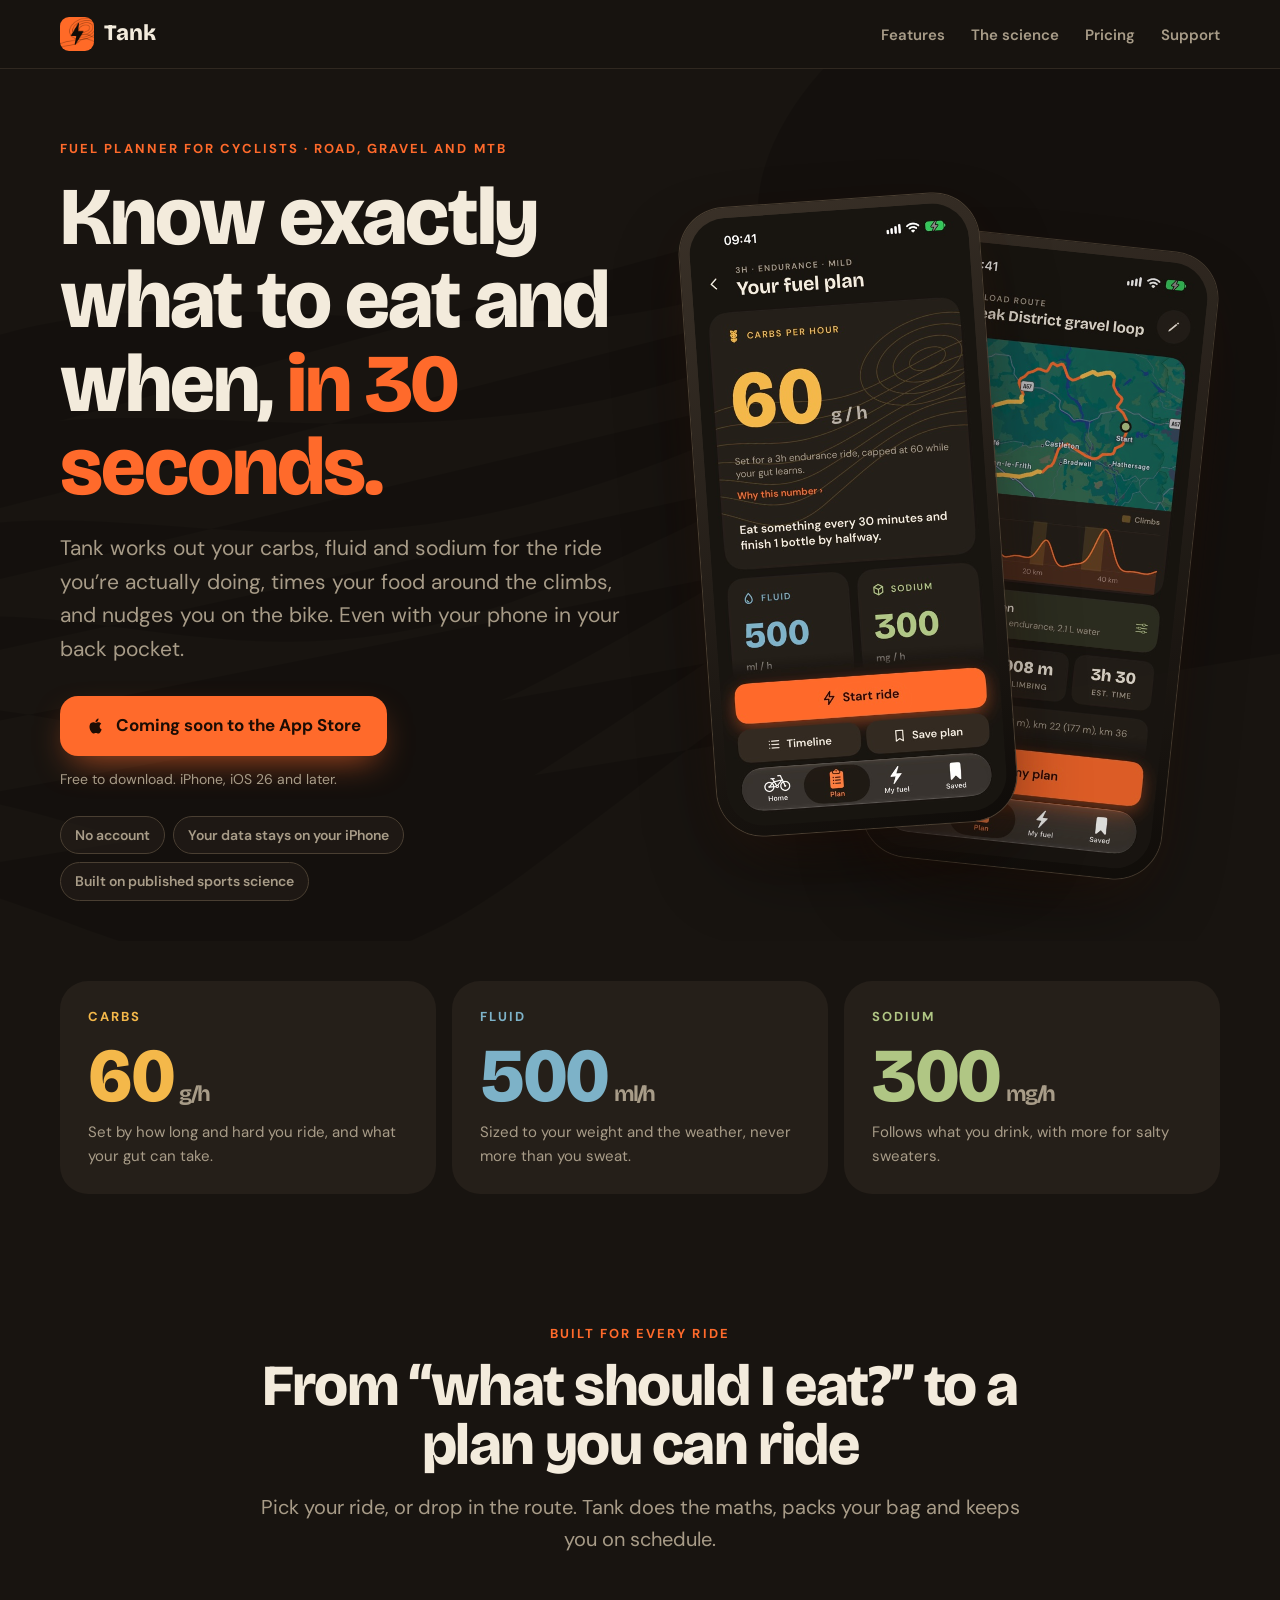
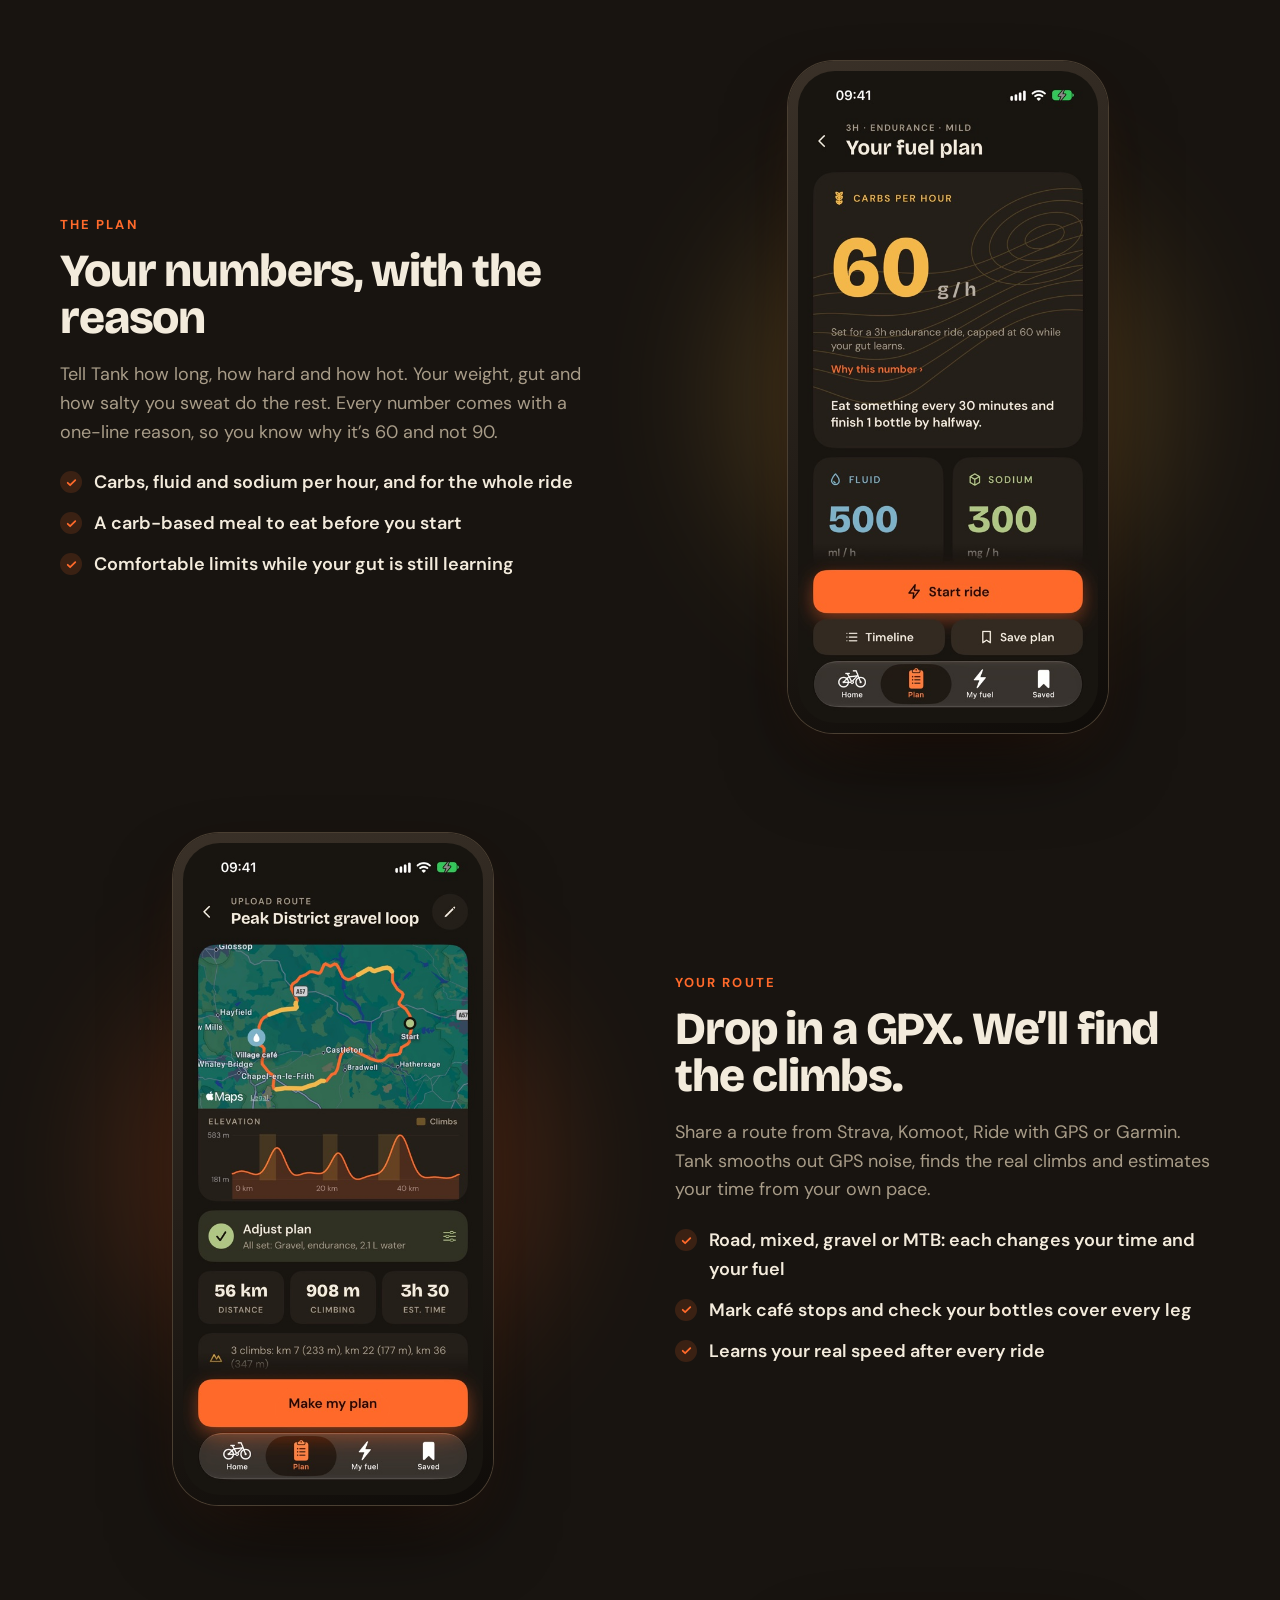
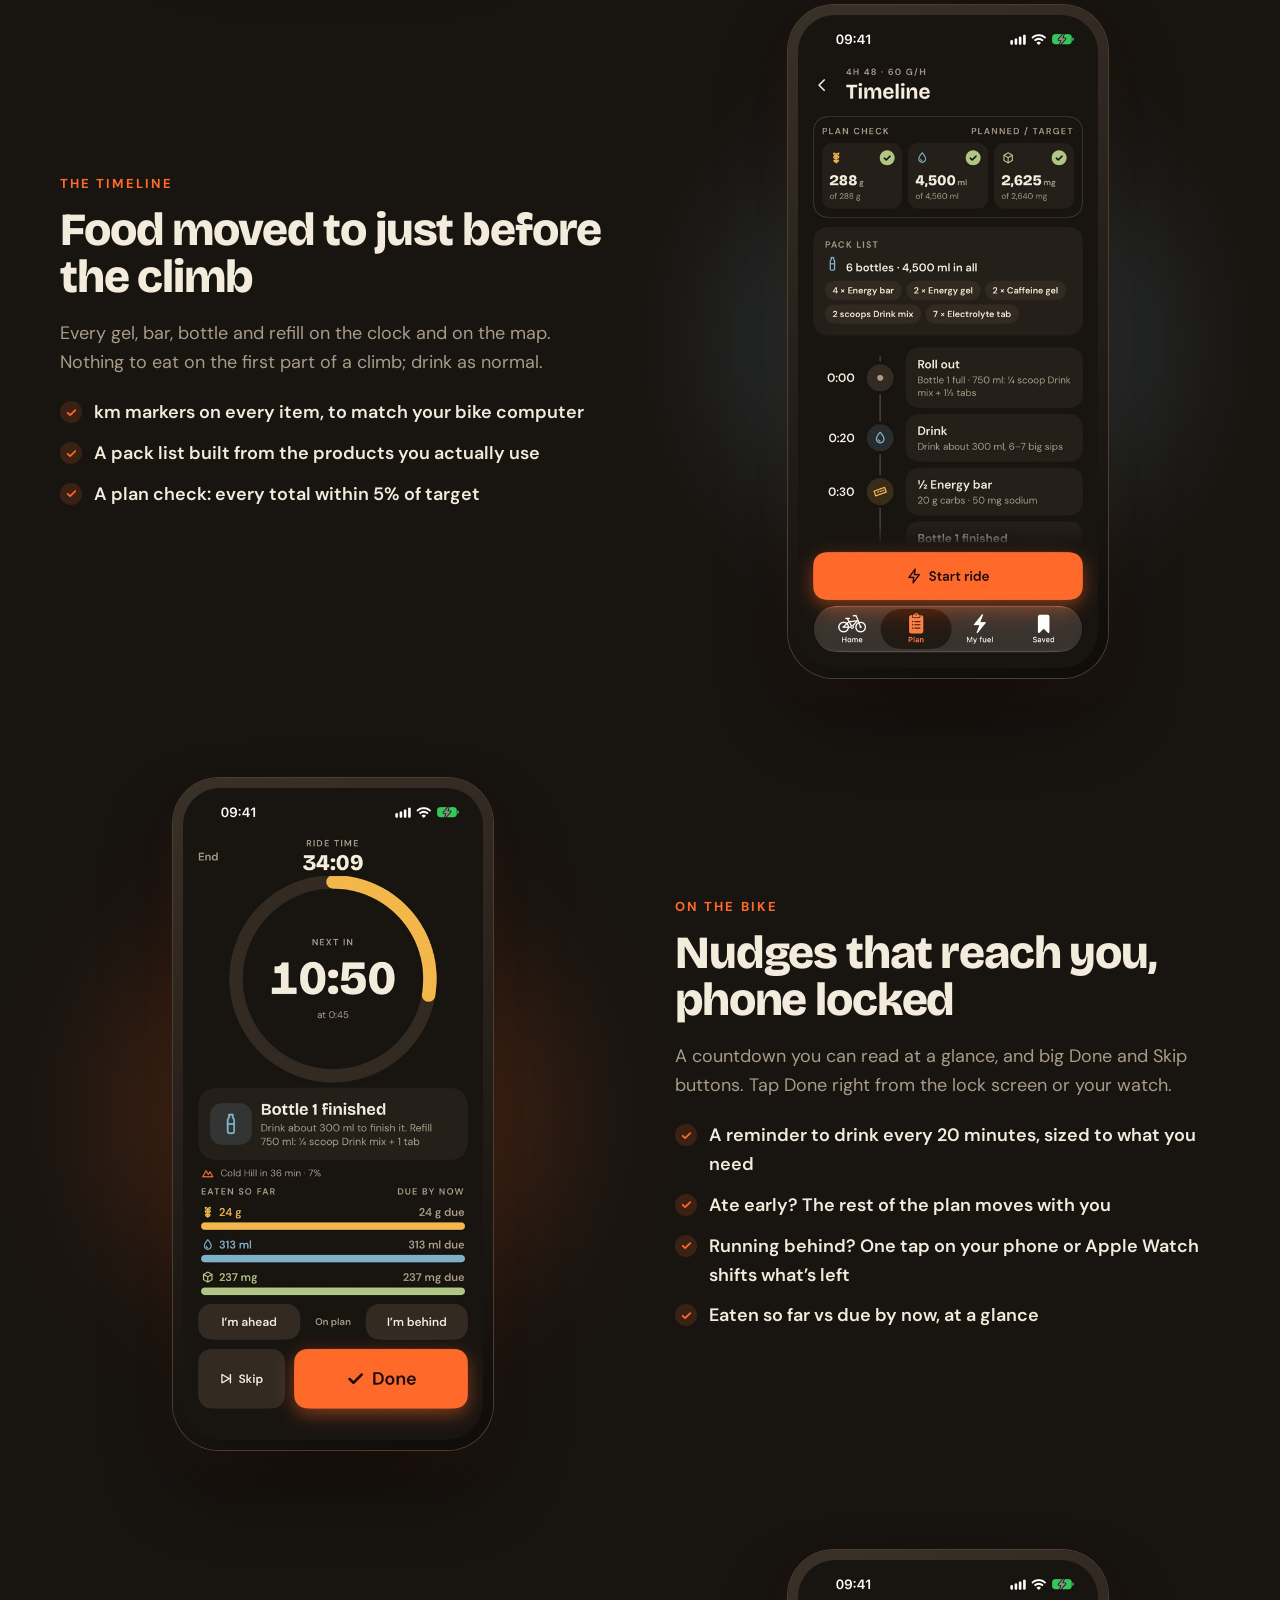
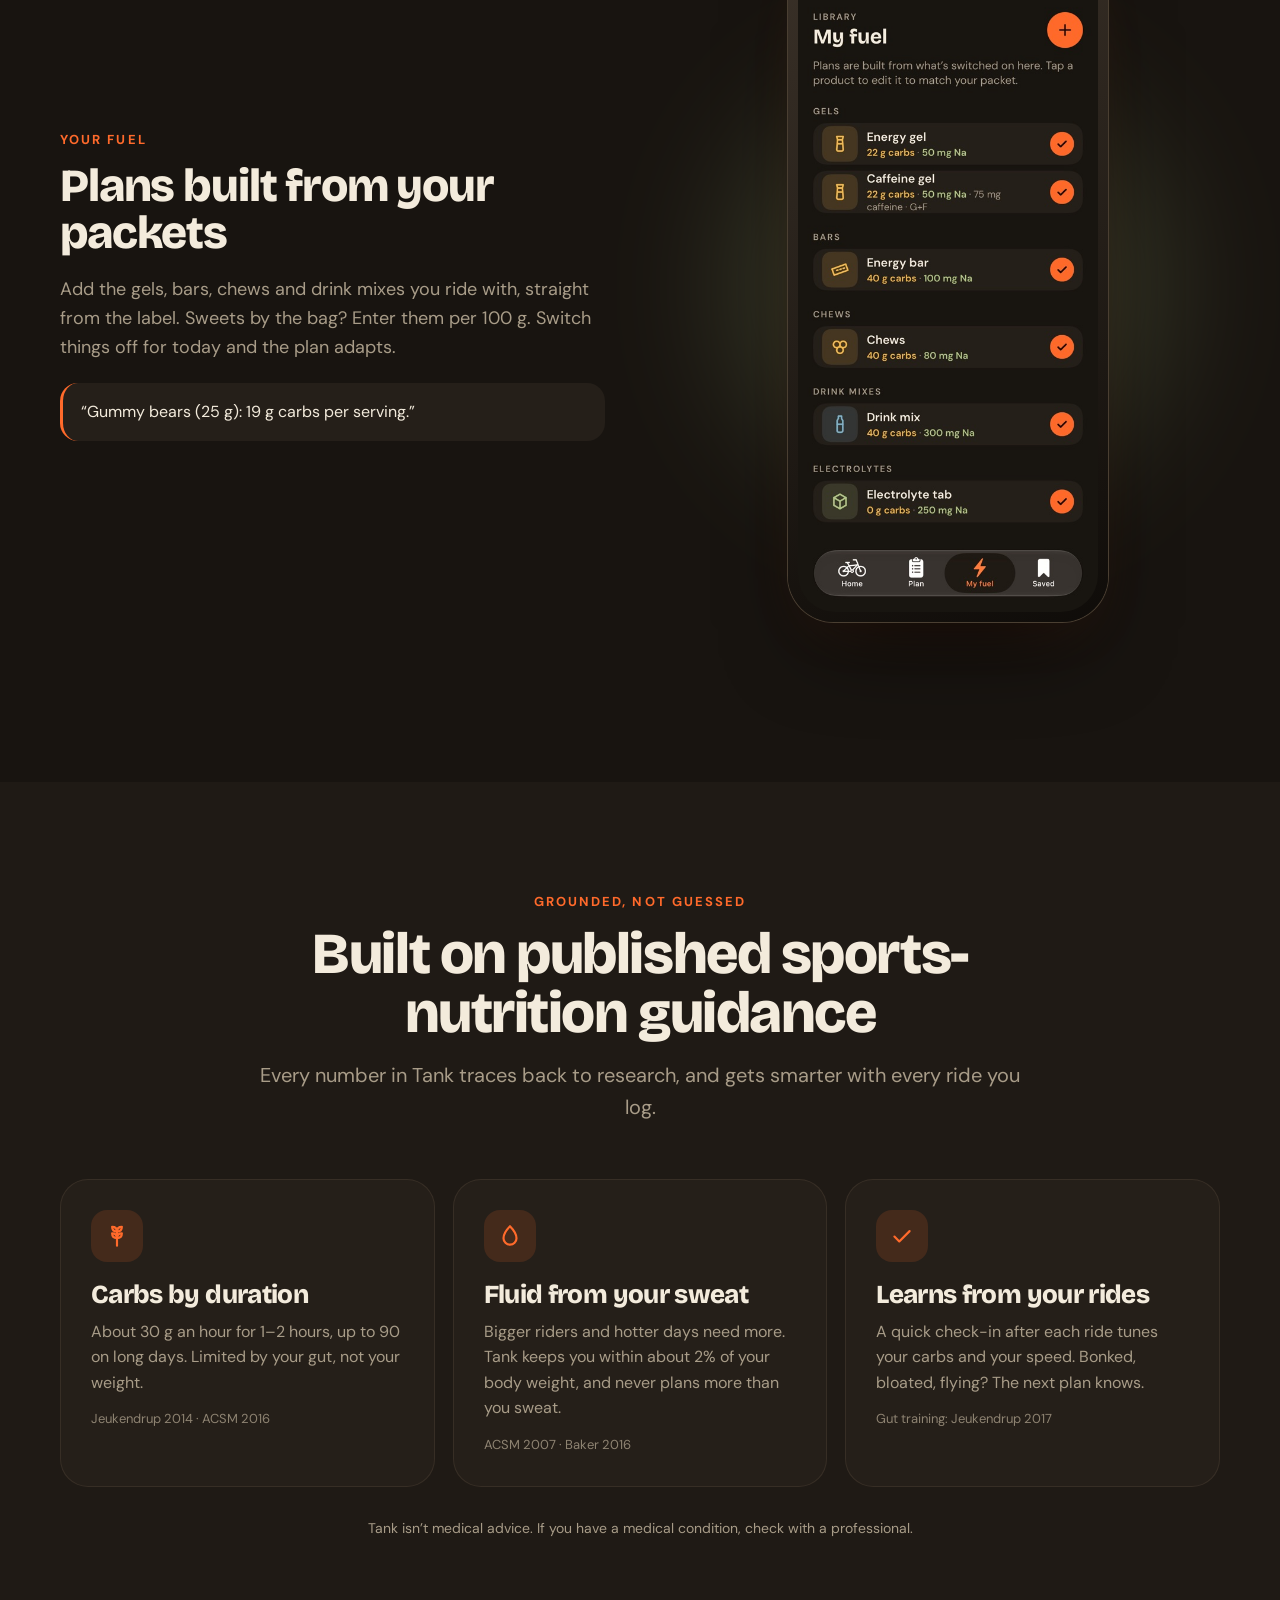
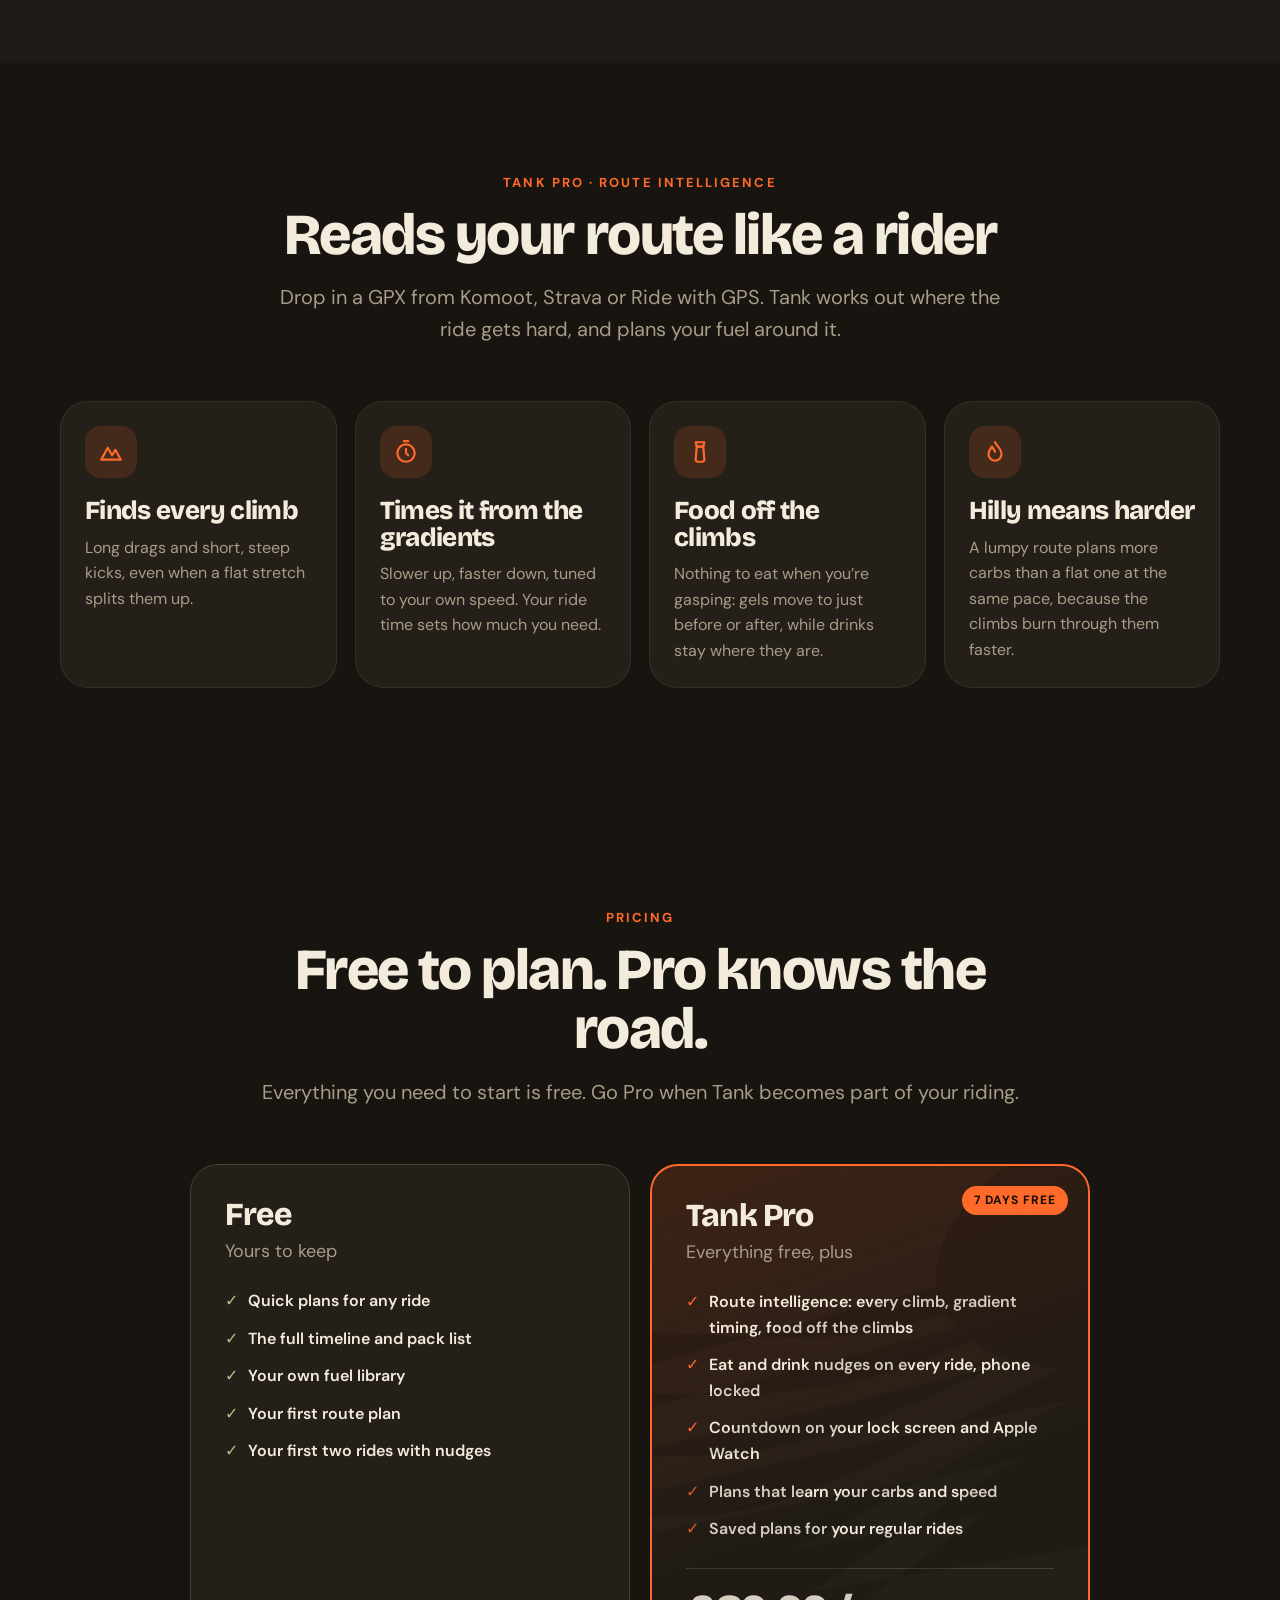
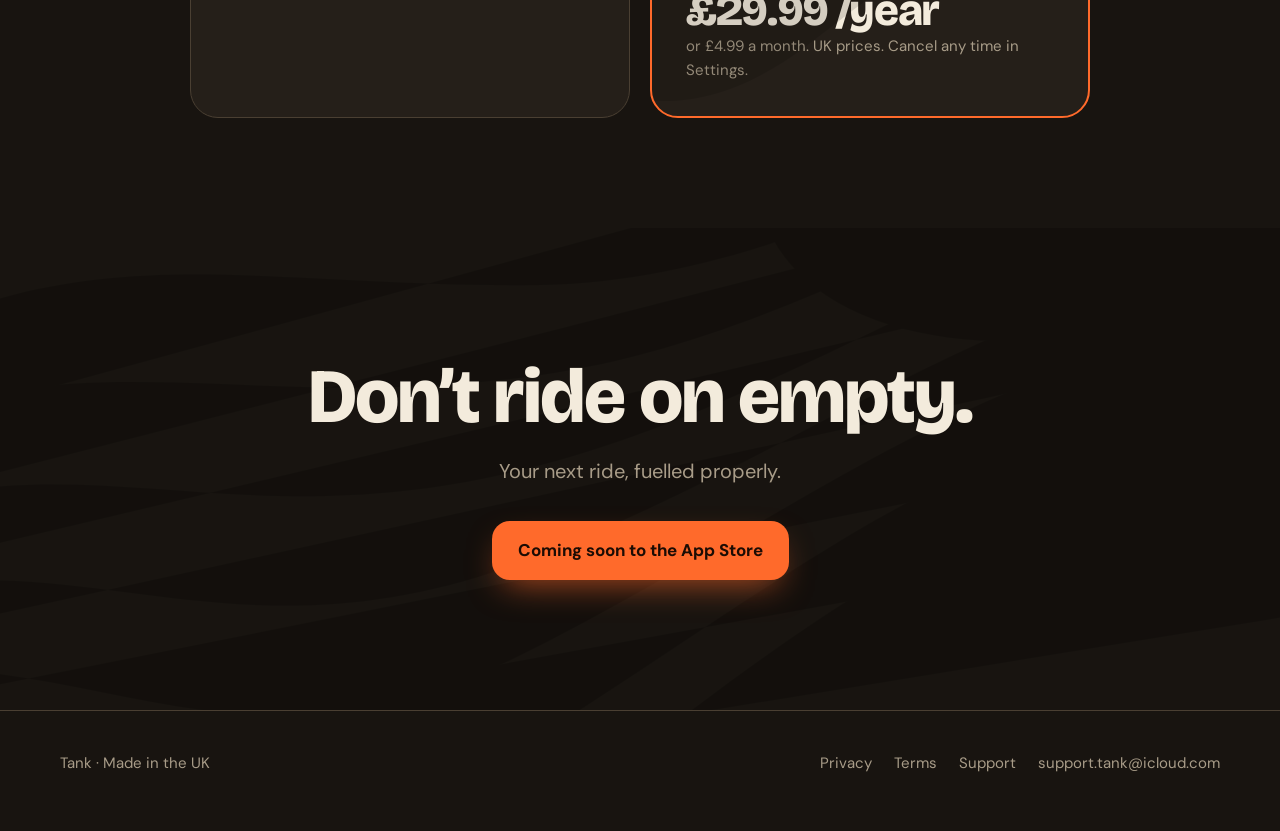
<file: index.html>
<!doctype html>
<html lang="en-GB">
<head>
  <meta charset="utf-8">
  <meta name="viewport" content="width=device-width, initial-scale=1">
  <title>Tank: know exactly what to eat on the bike</title>
  <meta name="description" content="Tank plans your carbs, fluid and sodium for every ride, times your food around the climbs, and nudges you on the bike. For cyclists on road, gravel and MTB.">
  <link rel="icon" href="img/favicon.png">
  <link rel="apple-touch-icon" href="img/icon.png">
  <link rel="preconnect" href="https://fonts.googleapis.com">
  <link rel="preconnect" href="https://fonts.gstatic.com" crossorigin>
  <link href="https://fonts.googleapis.com/css2?family=Bricolage+Grotesque:opsz,wght@12..96,600..800&family=DM+Sans:opsz,wght@9..40,400..700&display=swap" rel="stylesheet">
  <link rel="stylesheet" href="styles.css?v=3">
</head>
<body>

<svg width="0" height="0" style="position:absolute" aria-hidden="true">
  <defs>
    <symbol id="topo" viewBox="0 0 390 300" preserveAspectRatio="xMidYMid slice">
      <path d="M-20 240 C 60 200, 90 290, 170 230 S 300 120, 410 170"/>
      <path d="M-20 226 C 60 182, 90 260, 170 210 S 300 108, 410 148"/>
      <path d="M-20 212 C 60 164, 90 230, 170 190 S 300 96, 410 126"/>
      <path d="M-20 198 C 60 146, 90 200, 170 170 S 300 84, 410 104"/>
      <path d="M-20 184 C 60 128, 90 170, 170 150 S 300 72, 410 82"/>
      <path d="M-20 170 C 60 110, 90 140, 170 130 S 300 60, 410 60"/>
      <path d="M-20 156 C 60 92, 90 110, 170 110 S 300 48, 410 38"/>
      <ellipse cx="300" cy="70" rx="22" ry="12" transform="rotate(-18 300 70)"/>
      <ellipse cx="300" cy="70" rx="42" ry="24" transform="rotate(-18 300 70)"/>
      <ellipse cx="300" cy="70" rx="62" ry="36" transform="rotate(-18 300 70)"/>
      <ellipse cx="300" cy="70" rx="82" ry="48" transform="rotate(-18 300 70)"/>
    </symbol>
  </defs>
</svg>

<header class="nav">
  <div class="wrap">
    <a class="brand" href="index.html"><img src="img/icon.png" alt="">Tank</a>
    <ul>
      <li class="hide-sm"><a href="#features">Features</a></li>
      <li class="hide-sm"><a href="#science">The science</a></li>
      <li><a href="#pricing">Pricing</a></li>
      <li><a href="support.html">Support</a></li>
    </ul>
  </div>
</header>

<main>
  <section class="hero">
    <div class="topo"><svg><use href="#topo"/></svg></div>
    <div class="wrap">
      <div class="reveal">
        <div class="eyebrow">Fuel planner for cyclists · road, gravel and MTB</div>
        <h1>Know exactly what to eat and when, <em>in 30 seconds.</em></h1>
        <p class="lede">Tank works out your carbs, fluid and sodium for the ride you’re actually doing, times your food around the climbs, and nudges you on the bike. Even with your phone in your back pocket.</p>
        <a class="btn" href="#pricing">
          <svg viewBox="0 0 24 24" fill="currentColor" aria-hidden="true"><path d="M16.37 12.6c-.02-2.27 1.86-3.36 1.94-3.41-1.06-1.55-2.71-1.76-3.29-1.78-1.4-.14-2.73.82-3.44.82-.71 0-1.8-.8-2.96-.78-1.52.02-2.93.89-3.71 2.25-1.59 2.75-.41 6.81 1.13 9.04.76 1.09 1.66 2.31 2.84 2.27 1.14-.05 1.57-.74 2.95-.74 1.38 0 1.76.74 2.96.71 1.23-.02 2-1.11 2.74-2.21.87-1.26 1.22-2.49 1.24-2.55-.03-.01-2.37-.91-2.4-3.62zM14.12 5.94c.63-.76 1.05-1.82.93-2.88-.9.04-2 .6-2.65 1.36-.58.67-1.09 1.75-.95 2.79 1.01.08 2.04-.51 2.67-1.27z"/></svg>
          Coming soon to the App Store
        </a>
        <p class="small">Free to download. iPhone, iOS 26 and later.</p>
        <div class="chips">
          <span class="chip">No account</span>
          <span class="chip">Your data stays on your iPhone</span>
          <span class="chip">Built on published sports science</span>
        </div>
      </div>
      <div class="phones reveal">
        <div class="phone back"><img src="img/route.jpg" alt="Tank’s route screen: a 56 km gravel loop in the Peak District with three climbs, 908 m of climbing, 3h 30 estimated"></div>
        <div class="phone front"><img src="img/plan.jpg" alt="Tank’s fuel plan: 60 g carbs per hour, 500 ml fluid, 300 mg sodium"></div>
      </div>
    </div>
  </section>

  <div class="wrap macros reveal">
    <div class="macro"><div class="label c-carbs">Carbs</div><div class="num c-carbs">60<span class="unit">g/h</span></div><p>Set by how long and hard you ride, and what your gut can take.</p></div>
    <div class="macro"><div class="label c-fluid">Fluid</div><div class="num c-fluid">500<span class="unit">ml/h</span></div><p>Sized to your weight and the weather, never more than you sweat.</p></div>
    <div class="macro"><div class="label c-sodium">Sodium</div><div class="num c-sodium">300<span class="unit">mg/h</span></div><p>Follows what you drink, with more for salty sweaters.</p></div>
  </div>

  <section class="band" id="features">
    <div class="wrap">
      <div class="section-head reveal">
        <div class="eyebrow">Built for every ride</div>
        <h2>From “what should I eat?” to a plan you can ride</h2>
        <p>Pick your ride, or drop in the route. Tank does the maths, packs your bag and keeps you on schedule.</p>
      </div>

      <div class="feature reveal">
        <div class="text">
          <div class="eyebrow">The plan</div>
          <h3>Your numbers, with the reason</h3>
          <p>Tell Tank how long, how hard and how hot. Your weight, gut and how salty you sweat do the rest. Every number comes with a one-line reason, so you know why it’s 60 and not 90.</p>
          <ul>
            <li>Carbs, fluid and sodium per hour, and for the whole ride</li>
            <li>A carb-based meal to eat before you start</li>
            <li>Comfortable limits while your gut is still learning</li>
          </ul>
        </div>
        <div class="shot"><div class="glow" style="background:var(--carbs)"></div><div class="phone"><img src="img/plan.jpg" alt="Plan screen" loading="lazy"></div></div>
      </div>

      <div class="feature flip reveal">
        <div class="text">
          <div class="eyebrow">Your route</div>
          <h3>Drop in a GPX. We’ll find the climbs.</h3>
          <p>Share a route from Strava, Komoot, Ride with GPS or Garmin. Tank smooths out GPS noise, finds the real climbs and estimates your time from your own pace.</p>
          <ul>
            <li>Road, mixed, gravel or MTB: each changes your time and your fuel</li>
            <li>Mark café stops and check your bottles cover every leg</li>
            <li>Learns your real speed after every ride</li>
          </ul>
        </div>
        <div class="shot"><div class="glow" style="background:var(--accent)"></div><div class="phone"><img src="img/route.jpg" alt="Route screen with map and elevation" loading="lazy"></div></div>
      </div>

      <div class="feature reveal">
        <div class="text">
          <div class="eyebrow">The timeline</div>
          <h3>Food moved to just before the climb</h3>
          <p>Every gel, bar, bottle and refill on the clock and on the map. Nothing to eat on the first part of a climb; drink as normal.</p>
          <ul>
            <li>km markers on every item, to match your bike computer</li>
            <li>A pack list built from the products you actually use</li>
            <li>A plan check: every total within 5% of target</li>
          </ul>
        </div>
        <div class="shot"><div class="glow" style="background:var(--fluid)"></div><div class="phone"><img src="img/timeline.jpg" alt="Timeline with the plan check, pack list and timed food and drink" loading="lazy"></div></div>
      </div>

      <div class="feature flip reveal">
        <div class="text">
          <div class="eyebrow">On the bike</div>
          <h3>Nudges that reach you, phone locked</h3>
          <p>A countdown you can read at a glance, and big Done and Skip buttons. Tap Done right from the lock screen or your watch.</p>
          <ul>
            <li>A reminder to drink every 20 minutes, sized to what you need</li>
            <li>Ate early? The rest of the plan moves with you</li>
            <li>Running behind? One tap on your phone or Apple Watch shifts what’s left</li>
            <li>Eaten so far vs due by now, at a glance</li>
          </ul>
        </div>
        <div class="shot"><div class="glow" style="background:var(--accent)"></div><div class="phone"><img src="img/inride.jpg" alt="In-ride countdown, eaten against due, and big Done and Skip buttons" loading="lazy"></div></div>
      </div>

      <div class="feature reveal">
        <div class="text">
          <div class="eyebrow">Your fuel</div>
          <h3>Plans built from your packets</h3>
          <p>Add the gels, bars, chews and drink mixes you ride with, straight from the label. Sweets by the bag? Enter them per 100 g. Switch things off for today and the plan adapts.</p>
          <div class="quote">“Gummy bears (25 g): 19 g carbs per serving.”</div>
        </div>
        <div class="shot"><div class="glow" style="background:var(--sodium)"></div><div class="phone"><img src="img/fuel.jpg" alt="My fuel product library" loading="lazy"></div></div>
      </div>
    </div>
  </section>

  <section class="band alt" id="science">
    <div class="wrap">
      <div class="section-head reveal">
        <div class="eyebrow">Grounded, not guessed</div>
        <h2>Built on published sports-nutrition guidance</h2>
        <p>Every number in Tank traces back to research, and gets smarter with every ride you log.</p>
      </div>
      <div class="cards">
        <div class="card reveal">
          <div class="icon"><svg viewBox="0 0 24 24" fill="none" stroke="currentColor" stroke-width="2" stroke-linecap="round" stroke-linejoin="round"><path d="M12 21V8"/><path d="M12 8c-3 0-4.5-2-4.5-4.5C10 3.5 12 5 12 8Z"/><path d="M12 8c3 0 4.5-2 4.5-4.5C14 3.5 12 5 12 8Z"/><path d="M12 14c-3 0-4.5-2-4.5-4.5C10 9.5 12 11 12 14Z"/><path d="M12 14c3 0 4.5-2 4.5-4.5C14 9.5 12 11 12 14Z"/></svg></div>
          <h3>Carbs by duration</h3>
          <p>About 30 g an hour for 1–2 hours, up to 90 on long days. Limited by your gut, not your weight.</p>
          <div class="src">Jeukendrup 2014 · ACSM 2016</div>
        </div>
        <div class="card reveal">
          <div class="icon"><svg viewBox="0 0 24 24" fill="none" stroke="currentColor" stroke-width="2" stroke-linecap="round" stroke-linejoin="round"><path d="M12 3s6 6.2 6 11a6 6 0 0 1-12 0c0-4.8 6-11 6-11Z"/></svg></div>
          <h3>Fluid from your sweat</h3>
          <p>Bigger riders and hotter days need more. Tank keeps you within about 2% of your body weight, and never plans more than you sweat.</p>
          <div class="src">ACSM 2007 · Baker 2016</div>
        </div>
        <div class="card reveal">
          <div class="icon"><svg viewBox="0 0 24 24" fill="none" stroke="currentColor" stroke-width="2" stroke-linecap="round" stroke-linejoin="round"><path d="m5 12.5 4.5 4.5L19 7.5"/></svg></div>
          <h3>Learns from your rides</h3>
          <p>A quick check-in after each ride tunes your carbs and your speed. Bonked, bloated, flying? The next plan knows.</p>
          <div class="src">Gut training: Jeukendrup 2017</div>
        </div>
      </div>
      <p class="small reveal" style="text-align:center;margin-top:30px">Tank isn’t medical advice. If you have a medical condition, check with a professional.</p>
    </div>
  </section>

  <section class="band" id="route">
    <div class="wrap">
      <div class="section-head reveal">
        <div class="eyebrow">Tank Pro · route intelligence</div>
        <h2>Reads your route like a rider</h2>
        <p>Drop in a GPX from Komoot, Strava or Ride with GPS. Tank works out where the ride gets hard, and plans your fuel around it.</p>
      </div>
      <div class="cards four">
        <div class="card reveal">
          <div class="icon"><svg viewBox="0 0 24 24" fill="none" stroke="currentColor" stroke-width="2" stroke-linecap="round" stroke-linejoin="round"><path d="m3 19 6-11 4 7 3-5 5 9H3Z"/></svg></div>
          <h3>Finds every climb</h3>
          <p>Long drags and short, steep kicks, even when a flat stretch splits them up.</p>
        </div>
        <div class="card reveal">
          <div class="icon"><svg viewBox="0 0 24 24" fill="none" stroke="currentColor" stroke-width="2" stroke-linecap="round" stroke-linejoin="round"><circle cx="12" cy="13" r="8"/><path d="M12 9v4l2 2M10 2h4"/></svg></div>
          <h3>Times it from the gradients</h3>
          <p>Slower up, faster down, tuned to your own speed. Your ride time sets how much you need.</p>
        </div>
        <div class="card reveal">
          <div class="icon"><svg viewBox="0 0 24 24" fill="none" stroke="currentColor" stroke-width="2" stroke-linecap="round" stroke-linejoin="round"><path d="M8 3h8l-1 4H9L8 3Z"/><path d="M9 7h6l1 12a2 2 0 0 1-2 2h-4a2 2 0 0 1-2-2L9 7Z"/></svg></div>
          <h3>Food off the climbs</h3>
          <p>Nothing to eat when you’re gasping: gels move to just before or after, while drinks stay where they are.</p>
        </div>
        <div class="card reveal">
          <div class="icon"><svg viewBox="0 0 24 24" fill="none" stroke="currentColor" stroke-width="2" stroke-linecap="round" stroke-linejoin="round"><path d="M12 3c2 4 6 6 6 11a6 6 0 0 1-12 0c0-3 2-5 3-7 1 2 3 3 3 5"/></svg></div>
          <h3>Hilly means harder</h3>
          <p>A lumpy route plans more carbs than a flat one at the same pace, because the climbs burn through them faster.</p>
        </div>
      </div>
    </div>
  </section>

  <section class="band" id="pricing">
    <div class="wrap">
      <div class="section-head reveal">
        <div class="eyebrow">Pricing</div>
        <h2>Free to plan. Pro knows the road.</h2>
        <p>Everything you need to start is free. Go Pro when Tank becomes part of your riding.</p>
      </div>
      <div class="pricing">
        <div class="price reveal">
          <h3>Free</h3>
          <div class="sub">Yours to keep</div>
          <ul>
            <li>Quick plans for any ride</li>
            <li>The full timeline and pack list</li>
            <li>Your own fuel library</li>
            <li>Your first route plan</li>
            <li>Your first two rides with nudges</li>
          </ul>
        </div>
        <div class="price pro reveal">
          <div class="topo"><svg><use href="#topo"/></svg></div>
          <span class="badge">7 DAYS FREE</span>
          <h3>Tank Pro</h3>
          <div class="sub">Everything free, plus</div>
          <ul>
            <li>Route intelligence: every climb, gradient timing, food off the climbs</li>
            <li>Eat and drink nudges on every ride, phone locked</li>
            <li>Countdown on your lock screen and Apple Watch</li>
            <li>Plans that learn your carbs and speed</li>
            <li>Saved plans for your regular rides</li>
          </ul>
          <div class="amounts">
            <div class="num">£29.99<span class="unit"> /year</span></div>
            <p>or £4.99 a month. UK prices. Cancel any time in Settings.</p>
          </div>
        </div>
      </div>
    </div>
  </section>

  <section class="cta">
    <div class="topo"><svg><use href="#topo"/></svg></div>
    <div class="wrap reveal">
      <h2>Don’t ride on empty.</h2>
      <p>Your next ride, fuelled properly.</p>
      <a class="btn" href="#pricing">Coming soon to the App Store</a>
    </div>
  </section>
</main>

<footer>
  <div class="wrap">
    <div>Tank · Made in the UK</div>
    <nav>
      <a href="privacy.html">Privacy</a>
      <a href="https://www.apple.com/legal/internet-services/itunes/dev/stdeula/">Terms</a>
      <a href="support.html">Support</a>
      <a href="mailto:support.tank@icloud.com">support.tank@icloud.com</a>
    </nav>
  </div>
</footer>

<script>
  const io = new IntersectionObserver((entries) => {
    entries.forEach((e) => { if (e.isIntersecting) { e.target.classList.add('in'); io.unobserve(e.target); } });
  }, { threshold: 0.12 });
  document.querySelectorAll('.reveal').forEach((el) => io.observe(el));
</script>
</body>
</html>
</file>
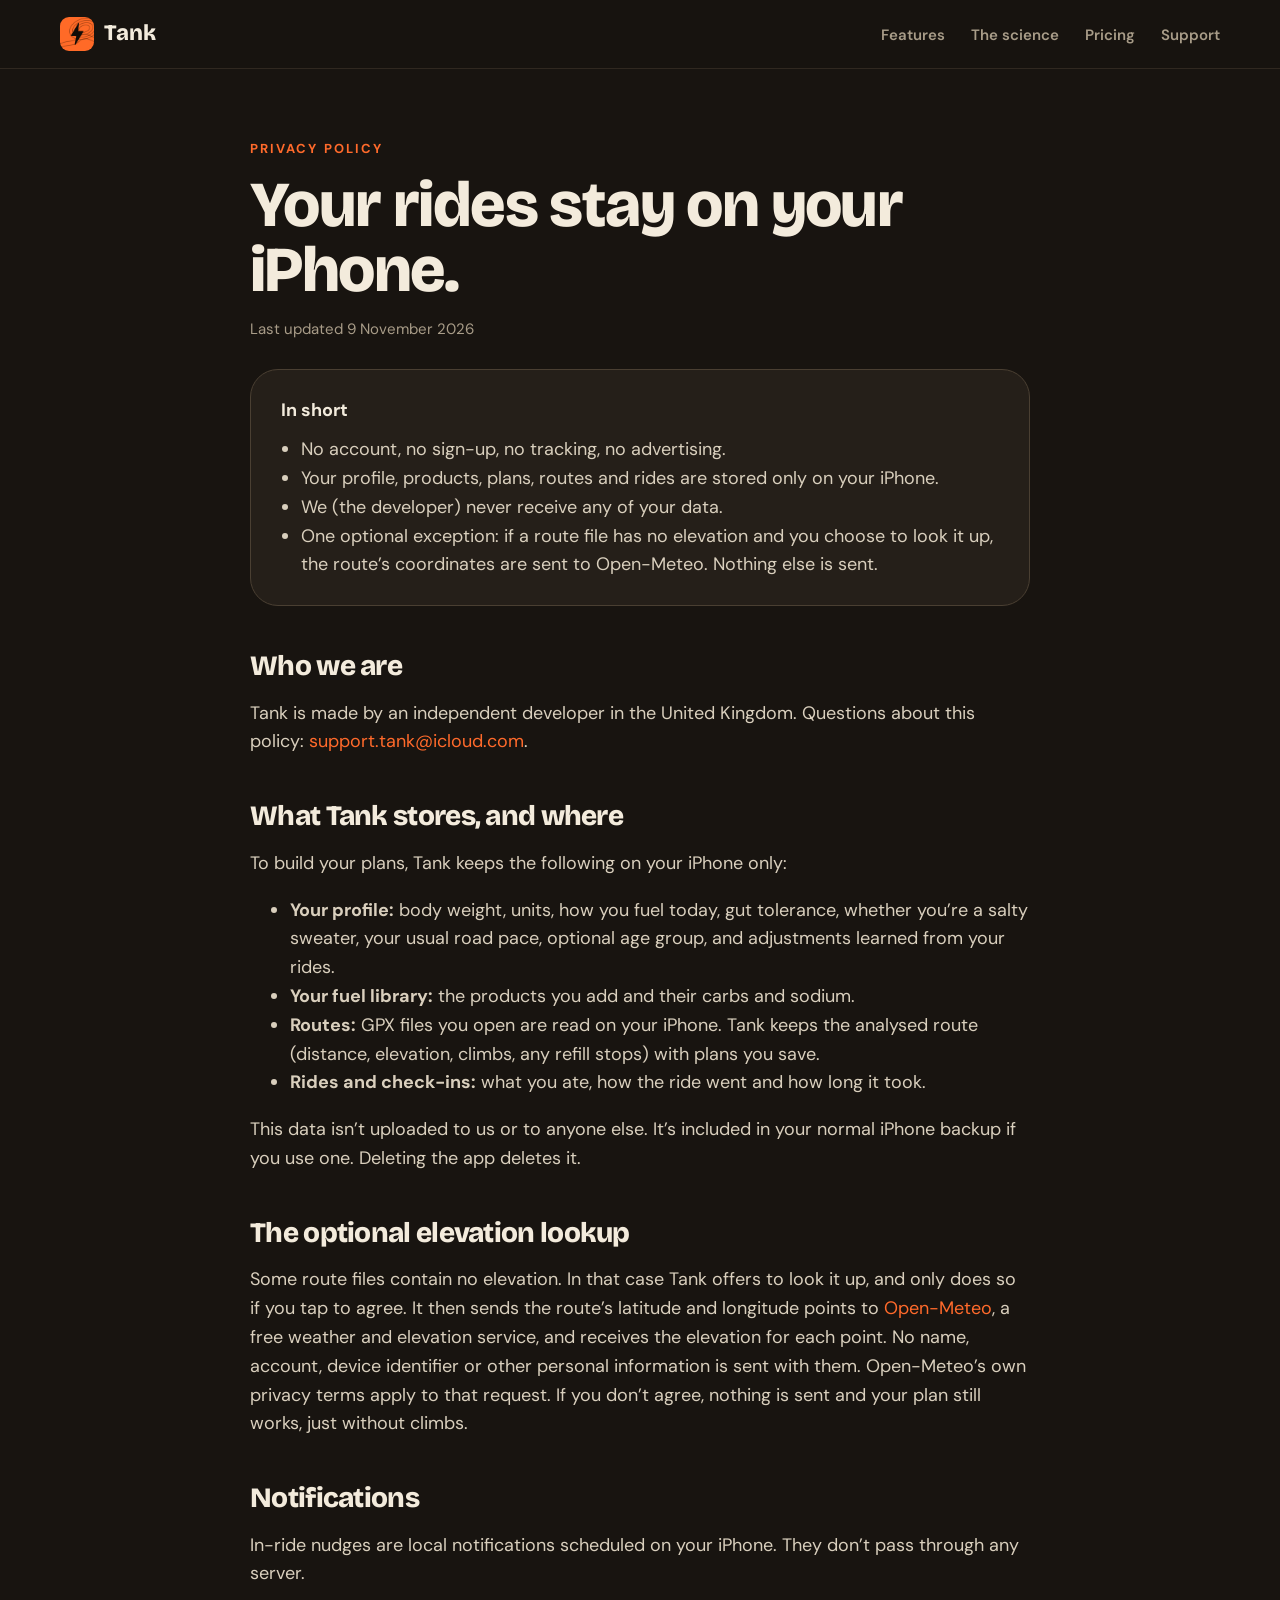
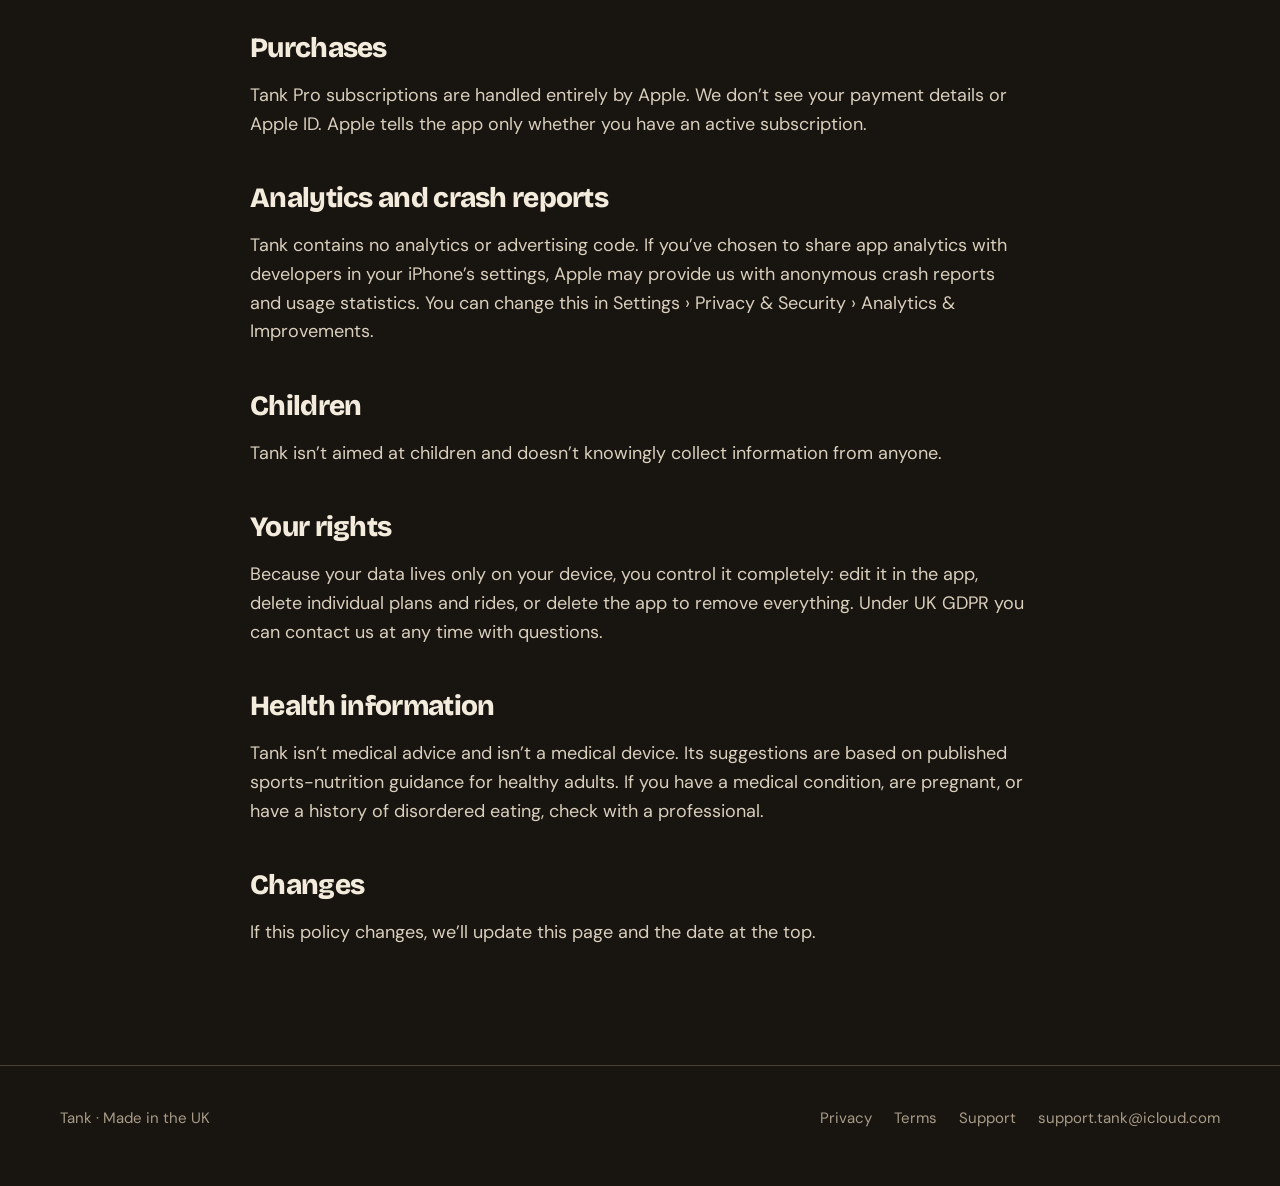
<file: privacy.html>
<!doctype html>
<html lang="en-GB">
<head>
  <meta charset="utf-8">
  <meta name="viewport" content="width=device-width, initial-scale=1">
  <title>Privacy policy · Tank</title>
  <meta name="description" content="How Tank handles your data: everything stays on your iPhone.">
  <link rel="icon" href="img/favicon.png">
  <link rel="apple-touch-icon" href="img/icon.png">
  <link rel="preconnect" href="https://fonts.googleapis.com">
  <link rel="preconnect" href="https://fonts.gstatic.com" crossorigin>
  <link href="https://fonts.googleapis.com/css2?family=Bricolage+Grotesque:opsz,wght@12..96,600..800&family=DM+Sans:opsz,wght@9..40,400..700&display=swap" rel="stylesheet">
  <link rel="stylesheet" href="styles.css?v=1">
</head>
<body>
<svg width="0" height="0" style="position:absolute" aria-hidden="true">
  <defs>
    <symbol id="topo" viewBox="0 0 390 300" preserveAspectRatio="xMidYMid slice">
      <path d="M-20 240 C 60 200, 90 290, 170 230 S 300 120, 410 170"/>
      <path d="M-20 226 C 60 182, 90 260, 170 210 S 300 108, 410 148"/>
      <path d="M-20 212 C 60 164, 90 230, 170 190 S 300 96, 410 126"/>
      <path d="M-20 198 C 60 146, 90 200, 170 170 S 300 84, 410 104"/>
      <path d="M-20 184 C 60 128, 90 170, 170 150 S 300 72, 410 82"/>
      <path d="M-20 170 C 60 110, 90 140, 170 130 S 300 60, 410 60"/>
      <path d="M-20 156 C 60 92, 90 110, 170 110 S 300 48, 410 38"/>
      <ellipse cx="300" cy="70" rx="22" ry="12" transform="rotate(-18 300 70)"/>
      <ellipse cx="300" cy="70" rx="42" ry="24" transform="rotate(-18 300 70)"/>
      <ellipse cx="300" cy="70" rx="62" ry="36" transform="rotate(-18 300 70)"/>
      <ellipse cx="300" cy="70" rx="82" ry="48" transform="rotate(-18 300 70)"/>
    </symbol>
  </defs>
</svg>

<header class="nav">
  <div class="wrap">
    <a class="brand" href="index.html"><img src="img/icon.png" alt="">Tank</a>
    <ul>
      <li class="hide-sm"><a href="index.html#features">Features</a></li>
      <li class="hide-sm"><a href="index.html#science">The science</a></li>
      <li><a href="index.html#pricing">Pricing</a></li>
      <li><a href="support.html">Support</a></li>
    </ul>
  </div>
</header>

<main class="page">
  <div class="wrap">
    <div class="eyebrow">Privacy policy</div>
    <h1>Your rides stay on your iPhone.</h1>
    <p class="updated">Last updated 9 November 2026</p>

    <div class="summary">
      <strong>In short</strong>
      <ul>
        <li>No account, no sign-up, no tracking, no advertising.</li>
        <li>Your profile, products, plans, routes and rides are stored only on your iPhone.</li>
        <li>We (the developer) never receive any of your data.</li>
        <li>One optional exception: if a route file has no elevation and you choose to look it up, the route’s coordinates are sent to Open-Meteo. Nothing else is sent.</li>
      </ul>
    </div>

    <h2>Who we are</h2>
    <p>Tank is made by an independent developer in the United Kingdom. Questions about this policy: <a href="mailto:support.tank@icloud.com">support.tank@icloud.com</a>.</p>

    <h2>What Tank stores, and where</h2>
    <p>To build your plans, Tank keeps the following on your iPhone only:</p>
    <ul>
      <li><strong>Your profile:</strong> body weight, units, how you fuel today, gut tolerance, whether you’re a salty sweater, your usual road pace, optional age group, and adjustments learned from your rides.</li>
      <li><strong>Your fuel library:</strong> the products you add and their carbs and sodium.</li>
      <li><strong>Routes:</strong> GPX files you open are read on your iPhone. Tank keeps the analysed route (distance, elevation, climbs, any refill stops) with plans you save.</li>
      <li><strong>Rides and check-ins:</strong> what you ate, how the ride went and how long it took.</li>
    </ul>
    <p>This data isn’t uploaded to us or to anyone else. It’s included in your normal iPhone backup if you use one. Deleting the app deletes it.</p>

    <h2>The optional elevation lookup</h2>
    <p>Some route files contain no elevation. In that case Tank offers to look it up, and only does so if you tap to agree. It then sends the route’s latitude and longitude points to <a href="https://open-meteo.com">Open-Meteo</a>, a free weather and elevation service, and receives the elevation for each point. No name, account, device identifier or other personal information is sent with them. Open-Meteo’s own privacy terms apply to that request. If you don’t agree, nothing is sent and your plan still works, just without climbs.</p>

    <h2>Notifications</h2>
    <p>In-ride nudges are local notifications scheduled on your iPhone. They don’t pass through any server.</p>

    <h2>Purchases</h2>
    <p>Tank Pro subscriptions are handled entirely by Apple. We don’t see your payment details or Apple ID. Apple tells the app only whether you have an active subscription.</p>

    <h2>Analytics and crash reports</h2>
    <p>Tank contains no analytics or advertising code. If you’ve chosen to share app analytics with developers in your iPhone’s settings, Apple may provide us with anonymous crash reports and usage statistics. You can change this in Settings › Privacy &amp; Security › Analytics &amp; Improvements.</p>

    <h2>Children</h2>
    <p>Tank isn’t aimed at children and doesn’t knowingly collect information from anyone.</p>

    <h2>Your rights</h2>
    <p>Because your data lives only on your device, you control it completely: edit it in the app, delete individual plans and rides, or delete the app to remove everything. Under UK GDPR you can contact us at any time with questions.</p>

    <h2>Health information</h2>
    <p>Tank isn’t medical advice and isn’t a medical device. Its suggestions are based on published sports-nutrition guidance for healthy adults. If you have a medical condition, are pregnant, or have a history of disordered eating, check with a professional.</p>

    <h2>Changes</h2>
    <p>If this policy changes, we’ll update this page and the date at the top.</p>
  </div>
</main>

<footer>
  <div class="wrap">
    <div>Tank · Made in the UK</div>
    <nav>
      <a href="privacy.html">Privacy</a>
      <a href="https://www.apple.com/legal/internet-services/itunes/dev/stdeula/">Terms</a>
      <a href="support.html">Support</a>
      <a href="mailto:support.tank@icloud.com">support.tank@icloud.com</a>
    </nav>
  </div>
</footer>
</body>
</html>
</file>
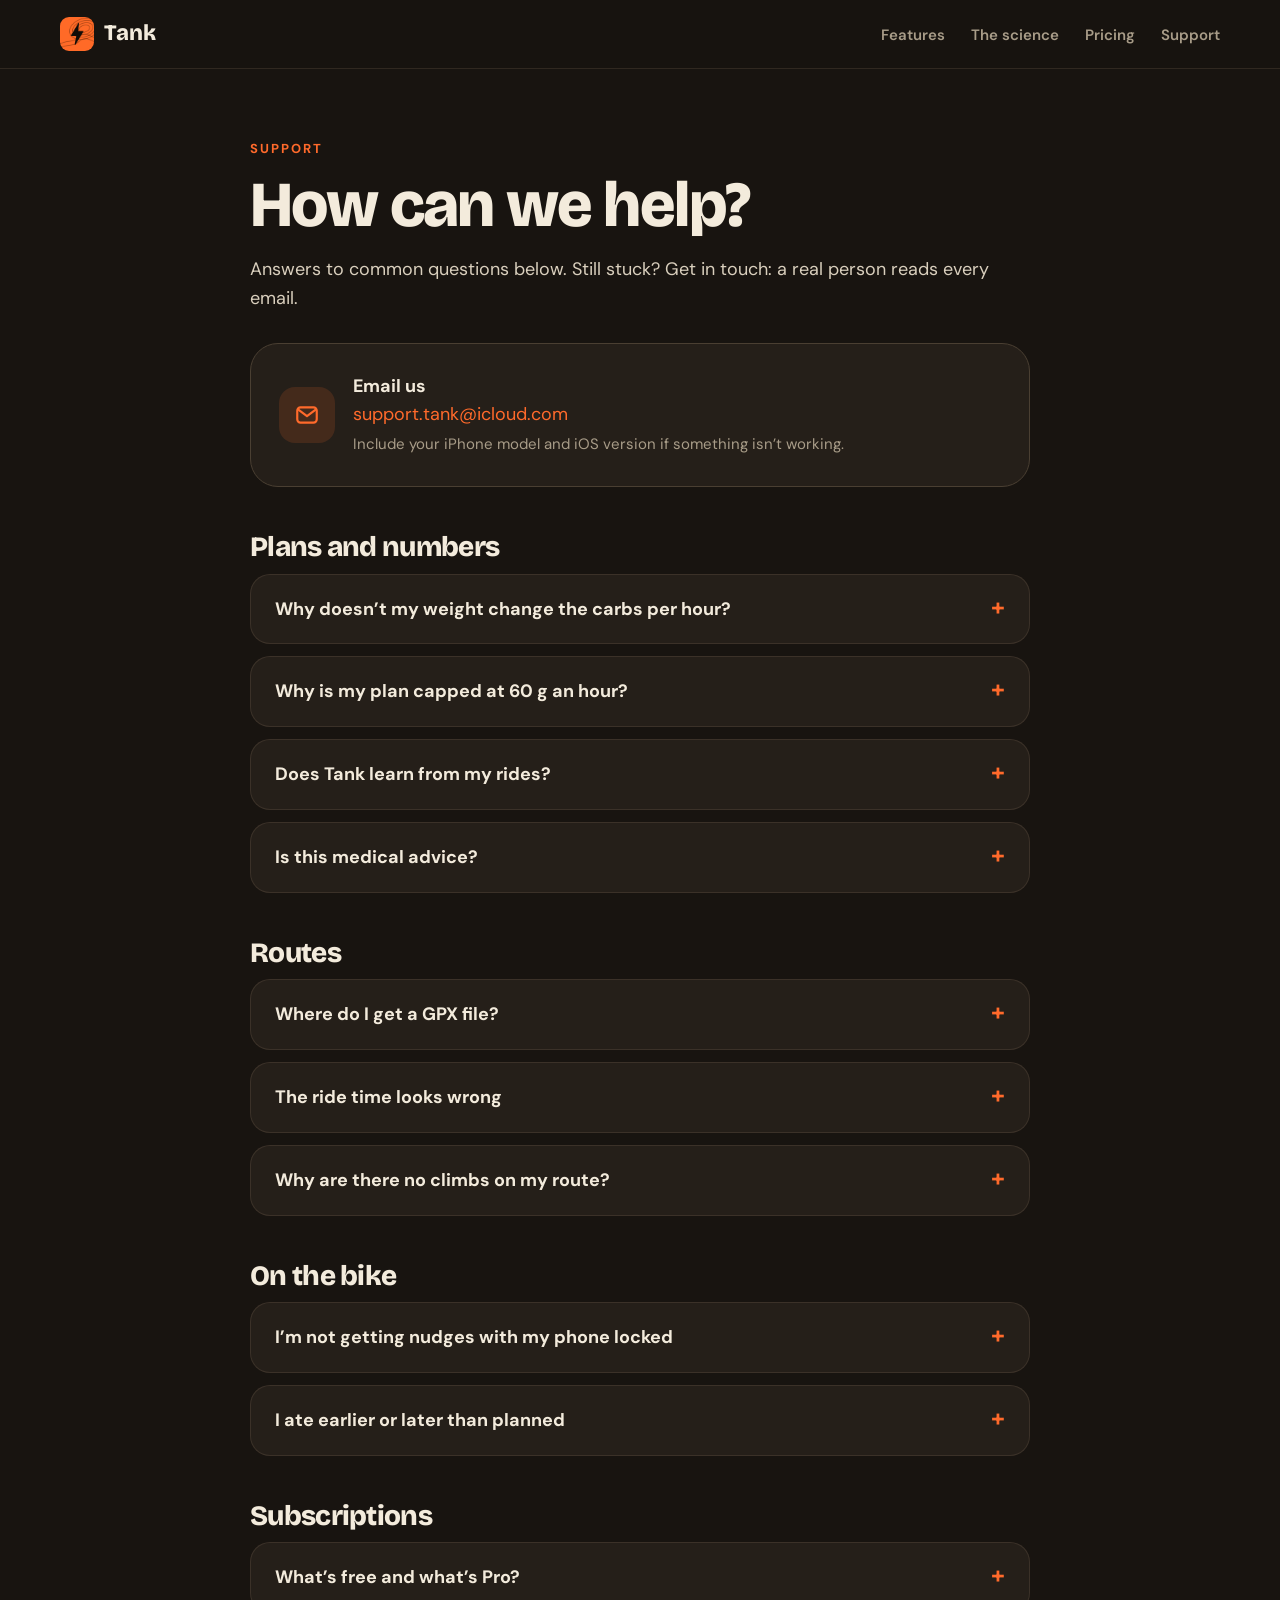
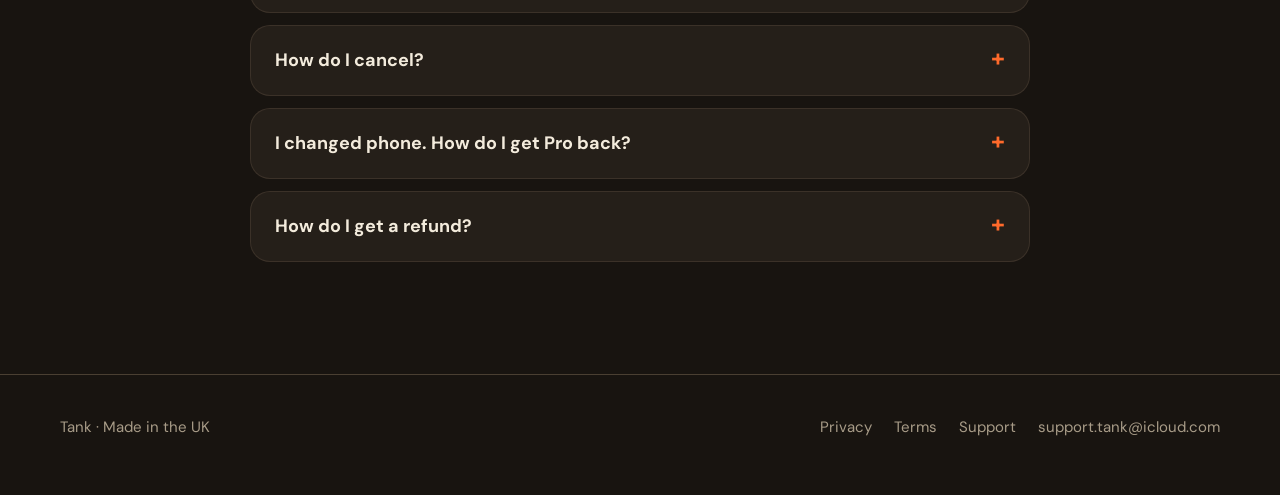
<file: support.html>
<!doctype html>
<html lang="en-GB">
<head>
  <meta charset="utf-8">
  <meta name="viewport" content="width=device-width, initial-scale=1">
  <title>Support · Tank</title>
  <meta name="description" content="Help with Tank: plans, routes, nudges and subscriptions.">
  <link rel="icon" href="img/favicon.png">
  <link rel="apple-touch-icon" href="img/icon.png">
  <link rel="preconnect" href="https://fonts.googleapis.com">
  <link rel="preconnect" href="https://fonts.gstatic.com" crossorigin>
  <link href="https://fonts.googleapis.com/css2?family=Bricolage+Grotesque:opsz,wght@12..96,600..800&family=DM+Sans:opsz,wght@9..40,400..700&display=swap" rel="stylesheet">
  <link rel="stylesheet" href="styles.css?v=1">
</head>
<body>
<svg width="0" height="0" style="position:absolute" aria-hidden="true">
  <defs>
    <symbol id="topo" viewBox="0 0 390 300" preserveAspectRatio="xMidYMid slice">
      <path d="M-20 240 C 60 200, 90 290, 170 230 S 300 120, 410 170"/>
      <path d="M-20 226 C 60 182, 90 260, 170 210 S 300 108, 410 148"/>
      <path d="M-20 212 C 60 164, 90 230, 170 190 S 300 96, 410 126"/>
      <path d="M-20 198 C 60 146, 90 200, 170 170 S 300 84, 410 104"/>
      <path d="M-20 184 C 60 128, 90 170, 170 150 S 300 72, 410 82"/>
      <path d="M-20 170 C 60 110, 90 140, 170 130 S 300 60, 410 60"/>
      <path d="M-20 156 C 60 92, 90 110, 170 110 S 300 48, 410 38"/>
      <ellipse cx="300" cy="70" rx="22" ry="12" transform="rotate(-18 300 70)"/>
      <ellipse cx="300" cy="70" rx="42" ry="24" transform="rotate(-18 300 70)"/>
      <ellipse cx="300" cy="70" rx="62" ry="36" transform="rotate(-18 300 70)"/>
      <ellipse cx="300" cy="70" rx="82" ry="48" transform="rotate(-18 300 70)"/>
    </symbol>
  </defs>
</svg>

<header class="nav">
  <div class="wrap">
    <a class="brand" href="index.html"><img src="img/icon.png" alt="">Tank</a>
    <ul>
      <li class="hide-sm"><a href="index.html#features">Features</a></li>
      <li class="hide-sm"><a href="index.html#science">The science</a></li>
      <li><a href="index.html#pricing">Pricing</a></li>
      <li><a href="support.html">Support</a></li>
    </ul>
  </div>
</header>

<main class="page">
  <div class="wrap">
    <div class="eyebrow">Support</div>
    <h1>How can we help?</h1>
    <p class="muted">Answers to common questions below. Still stuck? Get in touch: a real person reads every email.</p>

    <div class="contact">
      <div class="icon"><svg width="26" height="26" viewBox="0 0 24 24" fill="none" stroke="currentColor" stroke-width="2" stroke-linecap="round" stroke-linejoin="round"><rect x="3" y="5" width="18" height="14" rx="3"/><path d="m4 7 8 6 8-6"/></svg></div>
      <div>
        <strong>Email us</strong><br>
        <a href="mailto:support.tank@icloud.com">support.tank@icloud.com</a><br>
        <span class="muted" style="font-size:15px">Include your iPhone model and iOS version if something isn’t working.</span>
      </div>
    </div>

    <h2>Plans and numbers</h2>
    <details><summary>Why doesn’t my weight change the carbs per hour?</summary><div>How many carbs you can use per hour is limited by how fast your gut absorbs sugar, and research shows that isn’t linked to body weight. Your weight does change your fluid, sodium and the meal before your ride. Each plan shows a one-line reason under the carbs number.</div></details>
    <details><summary>Why is my plan capped at 60 g an hour?</summary><div>Above about 60 g an hour you need products that mix glucose and fructose, and a gut that’s used to it. If you regularly handle more, switch Profile › Your gut to “Trained gut”.</div></details>
    <details><summary>Does Tank learn from my rides?</summary><div>Yes. After each ride, the check-in (energy, stomach, what you ate, and for routes how long it took) adjusts your future carbs and your pace. You can see and reset what it has learned in Profile.</div></details>
    <details><summary>Is this medical advice?</summary><div>No. Tank is based on published sports-nutrition guidance for healthy adults. If you have a medical condition, check with a professional.</div></details>

    <h2>Routes</h2>
    <details><summary>Where do I get a GPX file?</summary><div>In Strava (on the website), Komoot, Ride with GPS or Garmin Connect, open the route or a past ride and choose Export GPX. On your iPhone, use Share › Tank, or choose the file in Tank › Upload route. Many events also offer the course as a GPX download.</div></details>
    <details><summary>The ride time looks wrong</summary><div>Pick the right surface (road, mixed, gravel or MTB) and set your usual road pace in Profile. You can also set your own time with the + and − buttons. After route rides, the check-in learns your real speed.</div></details>
    <details><summary>Why are there no climbs on my route?</summary><div>Some route files have no elevation. Tank offers to look it up online (only if you agree; see the privacy policy). Very gentle routes may simply have no climbs worth planning around.</div></details>

    <h2>On the bike</h2>
    <details><summary>I’m not getting nudges with my phone locked</summary><div>Check Settings › Notifications › Tank is on, with Time Sensitive Notifications allowed. If you use a Focus while riding, allow Tank in that Focus. Nudges are scheduled when you tap Start ride.</div></details>
    <details><summary>I ate earlier or later than planned</summary><div>Tap Done when you eat. If that’s more than a few minutes off the plan, the rest of your food and drink moves with you. Running behind on a route? Tap “I’m behind”.</div></details>

    <h2>Subscriptions</h2>
    <details><summary>What’s free and what’s Pro?</summary><div>Free: quick plans, the timeline, your fuel library, your first route plan and your first two rides with nudges. Pro adds every route, nudges on every ride, saved plans and plans that learn from your rides.</div></details>
    <details><summary>How do I cancel?</summary><div>Settings › your name › Subscriptions › Tank Pro, or Tank › Profile › Manage subscription. Cancel at least a day before renewal. Your saved plans and rides stay readable.</div></details>
    <details><summary>I changed phone. How do I get Pro back?</summary><div>Sign in with the same Apple ID, then tap Profile › Restore purchases.</div></details>
    <details><summary>How do I get a refund?</summary><div>Refunds are handled by Apple: visit reportaproblem.apple.com.</div></details>
  </div>
</main>

<footer>
  <div class="wrap">
    <div>Tank · Made in the UK</div>
    <nav>
      <a href="privacy.html">Privacy</a>
      <a href="https://www.apple.com/legal/internet-services/itunes/dev/stdeula/">Terms</a>
      <a href="support.html">Support</a>
      <a href="mailto:support.tank@icloud.com">support.tank@icloud.com</a>
    </nav>
  </div>
</footer>
</body>
</html>
</file>
<file: styles.css>
:root {
  --bg: #181410;
  --bg2: #1f1a15;
  --surface: #251f19;
  --surface2: #332b22;
  --line: #4a3f32;
  --ink: #f3ebdc;
  --muted: #a89c88;
  --accent: #ff6a2b;
  --accent-ink: #1c0c04;
  --carbs: #f4b84a;
  --fluid: #7db2c8;
  --sodium: #b0c684;
  --radius: 28px;
  --max: 1160px;
}

* { box-sizing: border-box; }
html { scroll-behavior: smooth; }
body {
  margin: 0;
  background: var(--bg);
  color: var(--ink);
  font-family: "DM Sans", system-ui, sans-serif;
  font-size: 18px;
  line-height: 1.6;
  -webkit-font-smoothing: antialiased;
  overflow-x: hidden;
}
img { max-width: 100%; display: block; }
a { color: var(--accent); text-decoration: none; }
a:hover { text-decoration: underline; }

h1, h2, h3, .display {
  font-family: "Bricolage Grotesque", system-ui, sans-serif;
  font-weight: 800;
  letter-spacing: -0.025em;
  line-height: 1.02;
  margin: 0;
}
.num { font-family: "Bricolage Grotesque", system-ui, sans-serif; font-weight: 800; letter-spacing: -0.03em; line-height: 0.9; font-variant-numeric: tabular-nums; }
.eyebrow {
  font-size: 13px; font-weight: 700; letter-spacing: 0.16em; text-transform: uppercase; color: var(--accent);
}
.muted { color: var(--muted); }
.wrap { width: min(var(--max), 100% - 40px); margin: 0 auto; }

/* Contour texture */
.topo { position: absolute; inset: 0; pointer-events: none; overflow: hidden; }
.topo svg { position: absolute; width: 140%; height: 140%; left: -20%; top: -20%; }
.topo path, .topo ellipse { fill: none; stroke: currentColor; stroke-width: 1.2; }

/* Nav */
.nav {
  position: sticky; top: 0; z-index: 50;
  backdrop-filter: blur(14px); -webkit-backdrop-filter: blur(14px);
  background: rgba(24, 20, 16, 0.78);
  border-bottom: 1px solid rgba(74, 63, 50, 0.5);
}
.nav .wrap { display: flex; align-items: center; justify-content: space-between; height: 68px; }
.brand { display: flex; align-items: center; gap: 10px; color: var(--ink); font-family: "Bricolage Grotesque"; font-weight: 800; font-size: 22px; }
.brand img { width: 34px; height: 34px; border-radius: 9px; }
.brand:hover { text-decoration: none; }
.nav ul { display: flex; gap: 26px; list-style: none; margin: 0; padding: 0; }
.nav li a { color: var(--muted); font-size: 15px; font-weight: 600; }
.nav li a:hover { color: var(--ink); text-decoration: none; }

/* Buttons */
.btn {
  display: inline-flex; align-items: center; gap: 10px;
  padding: 16px 26px; border-radius: 18px;
  background: var(--accent); color: var(--accent-ink);
  font-weight: 700; font-size: 17px;
  box-shadow: 0 14px 34px -12px rgba(255, 106, 43, 0.7);
  transition: transform 0.15s ease;
}
.btn:hover { text-decoration: none; transform: translateY(-2px); }
.btn svg { width: 20px; height: 20px; }
.chips { display: flex; flex-wrap: wrap; gap: 8px; margin-top: 26px; }
.chip {
  font-size: 14px; font-weight: 600; color: var(--muted);
  padding: 7px 14px; border-radius: 999px; border: 1px solid var(--line); background: rgba(37, 31, 25, 0.6);
}

/* Hero */
.hero { position: relative; padding: 70px 0 40px; overflow: hidden; }
.hero .topo { color: var(--accent); opacity: 0.16; }
.hero .wrap { position: relative; display: grid; grid-template-columns: 1.05fr 0.95fr; gap: 40px; align-items: center; }
.hero h1 { font-size: clamp(46px, 6.4vw, 84px); margin-top: 16px; }
.hero h1 em { font-style: normal; color: var(--accent); }
.hero p.lede { font-size: 21px; color: var(--muted); max-width: 33em; margin: 22px 0 30px; }
.small { font-size: 14px; color: var(--muted); margin-top: 12px; }

/* Phones */
.phone {
  position: relative; border-radius: 46px; padding: 10px;
  background: linear-gradient(160deg, #3a3128, #0f0c09);
  box-shadow: 0 0 0 1px #4a3f32, 0 40px 90px -30px rgba(0, 0, 0, 0.85), 0 20px 60px -30px rgba(255, 106, 43, 0.25);
}
.phone img { border-radius: 37px; width: 100%; }
.phones { position: relative; height: 640px; }
.phones .phone { position: absolute; width: 300px; }
.phones .back { right: 30px; top: 40px; transform: rotate(6deg); opacity: 0.85; }
.phones .front { left: 10px; top: 0; transform: rotate(-4deg); }

/* Macro strip */
.macros { display: grid; grid-template-columns: repeat(3, 1fr); gap: 16px; margin: 40px auto 20px; }
.macro { position: relative; overflow: hidden; background: var(--surface); border-radius: var(--radius); padding: 26px 28px; }
.macro .label { font-size: 13px; font-weight: 700; letter-spacing: 0.16em; text-transform: uppercase; display: flex; gap: 8px; align-items: center; }
.macro .num { font-size: 76px; margin-top: 14px; }
.macro .unit { font-family: "Bricolage Grotesque"; font-weight: 700; font-size: 22px; color: var(--muted); margin-left: 6px; }
.macro p { margin: 10px 0 0; font-size: 15px; color: var(--muted); }
.c-carbs { color: var(--carbs); } .c-fluid { color: var(--fluid); } .c-sodium { color: var(--sodium); }

/* Sections */
section { position: relative; }
.section-head { text-align: center; max-width: 760px; margin: 0 auto 56px; }
.section-head h2 { font-size: clamp(36px, 4.6vw, 58px); margin-top: 12px; }
.section-head p { color: var(--muted); font-size: 20px; margin-top: 16px; }
.band { padding: 110px 0; }
.band.alt { background: var(--bg2); }

.feature { display: grid; grid-template-columns: 1fr 1fr; gap: 70px; align-items: center; padding: 50px 0; }
.feature.flip .text { order: 2; }
.feature .text h3 { font-size: clamp(32px, 3.6vw, 46px); margin: 12px 0 18px; }
.feature .text p { color: var(--muted); margin: 0 0 14px; }
.feature .text ul { list-style: none; padding: 0; margin: 22px 0 0; display: grid; gap: 12px; }
.feature .text li { display: flex; gap: 12px; align-items: flex-start; font-weight: 600; }
.feature .text li::before {
  content: ""; flex: none; width: 22px; height: 22px; margin-top: 3px; border-radius: 50%;
  background: rgba(255, 106, 43, 0.15) url("data:image/svg+xml,%3Csvg xmlns='http://www.w3.org/2000/svg' viewBox='0 0 24 24' fill='none' stroke='%23ff6a2b' stroke-width='3.2' stroke-linecap='round' stroke-linejoin='round'%3E%3Cpath d='m5 12.5 4.5 4.5L19 7.5'/%3E%3C/svg%3E") center / 13px no-repeat;
}
.feature .shot { position: relative; display: flex; justify-content: center; }
.feature .shot .phone { width: 320px; }
.feature .shot .glow { position: absolute; width: 420px; height: 420px; border-radius: 50%; filter: blur(70px); opacity: 0.22; top: 50%; left: 50%; transform: translate(-50%, -50%); }
.quote {
  margin-top: 22px; padding: 16px 18px; border-radius: 18px; background: var(--surface);
  border-left: 3px solid var(--accent); font-size: 16px; color: var(--ink);
}

/* Cards */
.cards { display: grid; grid-template-columns: repeat(3, 1fr); gap: 18px; }
.cards.four { grid-template-columns: repeat(4, 1fr); }
.cards.four .card { padding: 24px; }
@media (max-width: 1100px) { .cards.four { grid-template-columns: repeat(2, 1fr); } }
.card { position: relative; overflow: hidden; background: var(--surface); border-radius: var(--radius); padding: 30px; border: 1px solid rgba(74, 63, 50, 0.5); }
.card .icon { width: 52px; height: 52px; border-radius: 16px; display: grid; place-items: center; background: rgba(255, 106, 43, 0.14); color: var(--accent); }
.card .icon svg { width: 26px; height: 26px; }
.card h3 { font-size: 26px; margin: 20px 0 10px; }
.card p { color: var(--muted); margin: 0; font-size: 16px; }
.card .src { margin-top: 14px; font-size: 13px; color: var(--muted); opacity: 0.8; }

/* Pricing */
.pricing { display: grid; grid-template-columns: 1fr 1fr; gap: 20px; max-width: 900px; margin: 0 auto; }
.price { position: relative; overflow: hidden; border-radius: var(--radius); padding: 34px; background: var(--surface); border: 1px solid var(--line); }
.price.pro { background: linear-gradient(160deg, rgba(255, 106, 43, 0.16), rgba(37, 31, 25, 1) 60%); border: 2px solid var(--accent); }
.price .topo { color: var(--accent); opacity: 0.12; }
.price h3 { font-size: 32px; }
.price .sub { color: var(--muted); margin: 6px 0 22px; }
.price ul { list-style: none; padding: 0; margin: 0; display: grid; gap: 12px; }
.price li { display: flex; gap: 10px; font-weight: 600; font-size: 16px; }
.price li::before { content: "✓"; color: var(--sodium); font-weight: 800; }
.price.pro li::before { color: var(--accent); }
.amounts { margin-top: 26px; padding-top: 22px; border-top: 1px solid var(--line); }
.amounts .num { font-size: 44px; }
.amounts p { margin: 4px 0 0; color: var(--muted); font-size: 15px; }
.badge { position: absolute; top: 20px; right: 20px; background: var(--accent); color: var(--accent-ink); font-weight: 800; font-size: 12px; letter-spacing: 0.08em; padding: 5px 12px; border-radius: 999px; }

/* Final CTA */
.cta { position: relative; overflow: hidden; text-align: center; padding: 130px 0; }
.cta .topo { color: var(--accent); opacity: 0.2; }
.cta h2 { font-size: clamp(44px, 6vw, 80px); position: relative; }
.cta p { position: relative; color: var(--muted); font-size: 20px; margin: 18px 0 34px; }
.cta .btn { position: relative; }

/* Footer */
footer { border-top: 1px solid var(--line); padding: 40px 0 56px; color: var(--muted); font-size: 15px; }
footer .wrap { display: flex; justify-content: space-between; gap: 20px; flex-wrap: wrap; align-items: center; }
footer nav { display: flex; gap: 22px; flex-wrap: wrap; }
footer a { color: var(--muted); }

/* Text pages */
.page { padding: 70px 0 100px; }
.page .wrap { max-width: 780px; }
.page h1 { font-size: clamp(42px, 5vw, 64px); margin: 12px 0 14px; }
.page h2 { font-size: 28px; margin: 46px 0 12px; }
.page p, .page li { color: #d9cfbd; }
.page .updated { color: var(--muted); font-size: 15px; }
.summary { background: var(--surface); border-radius: var(--radius); padding: 26px 30px; margin: 28px 0; border: 1px solid var(--line); }
.summary ul { margin: 10px 0 0; padding-left: 20px; }
details { background: var(--surface); border-radius: 20px; padding: 0 24px; margin-bottom: 12px; border: 1px solid rgba(74, 63, 50, 0.6); }
details summary { cursor: pointer; padding: 20px 0; font-weight: 700; font-size: 18px; list-style: none; display: flex; justify-content: space-between; gap: 12px; }
details summary::-webkit-details-marker { display: none; }
details summary::after { content: "+"; color: var(--accent); font-size: 24px; line-height: 1; }
details[open] summary::after { content: "–"; }
details > div { padding: 0 0 20px; color: var(--muted); }
.contact { display: flex; align-items: center; gap: 18px; background: var(--surface); border-radius: var(--radius); padding: 28px; margin: 30px 0 40px; border: 1px solid var(--line); }
.contact .icon { width: 56px; height: 56px; border-radius: 16px; display: grid; place-items: center; background: rgba(255, 106, 43, 0.14); color: var(--accent); flex: none; }

/* Reveal on scroll */
.reveal { opacity: 0; transform: translateY(26px); transition: opacity 0.7s ease, transform 0.7s ease; }
.reveal.in { opacity: 1; transform: none; }
@media (prefers-reduced-motion: reduce) {
  .reveal { opacity: 1; transform: none; transition: none; }
  html { scroll-behavior: auto; }
}

/* Small screens */
@media (max-width: 900px) {
  .hero .wrap, .feature, .pricing { grid-template-columns: 1fr; }
  .feature.flip .text { order: 0; }
  .phones { height: 560px; max-width: 420px; margin: 0 auto; }
  .phones .phone { width: 250px; }
  .cards, .cards.four, .macros { grid-template-columns: 1fr; }
  .nav ul { gap: 16px; }
  .nav li.hide-sm { display: none; }
  .band { padding: 70px 0; }
}
</file>
